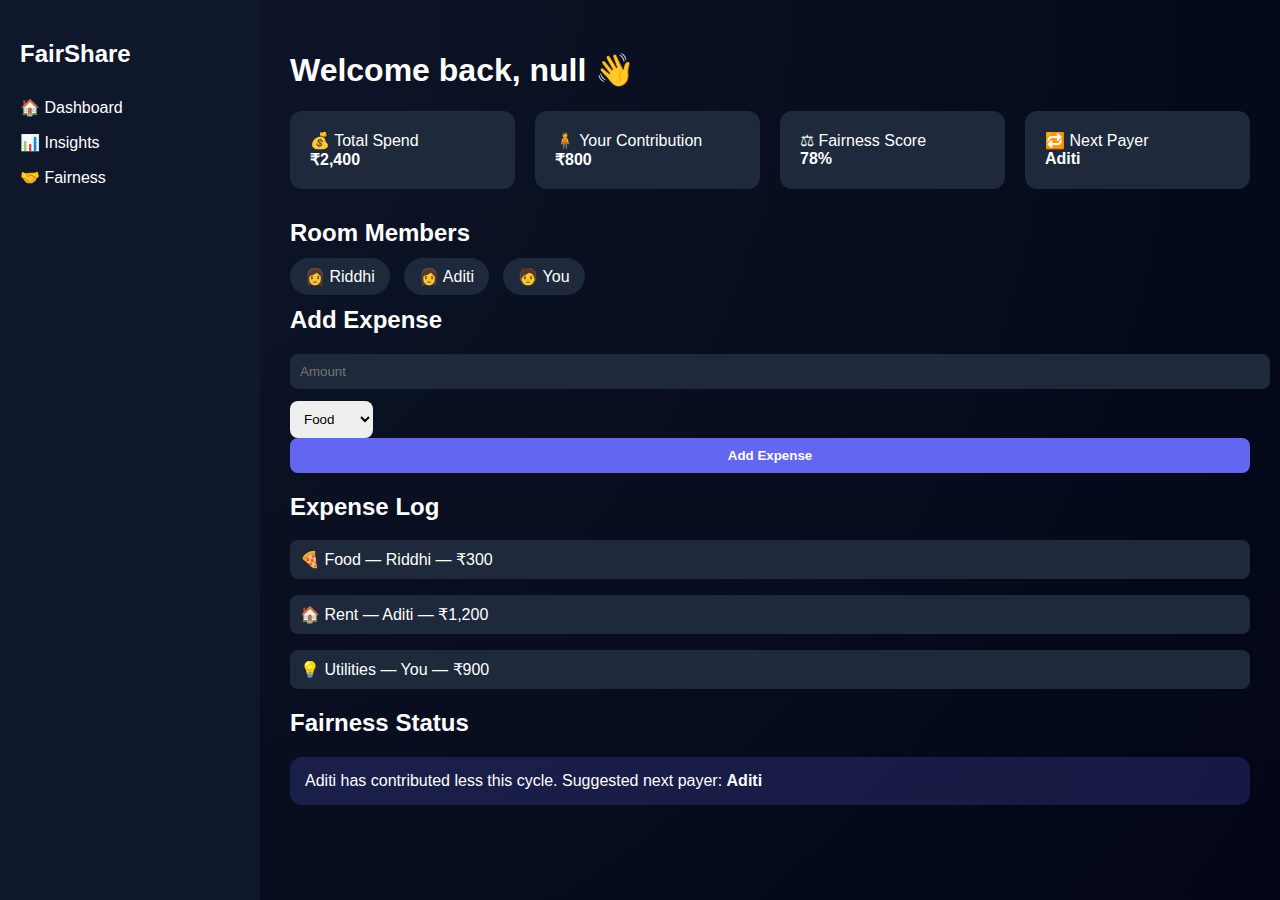
<file: frontend/dashboard.html>
<!DOCTYPE html>
<html>
<head>
    <title>Dashboard - FairShare</title>
    <link rel="stylesheet" href="style.css">
</head>
<body>

<div class="app">

    <!-- SIDEBAR -->
    <div class="sidebar">
        <h2>FairShare</h2>
        <p>🏠 Dashboard</p>
        <p>📊 Insights</p>
        <p>🤝 Fairness</p>
    </div>

    <!-- MAIN CONTENT -->
    <div class="main">

        <h1 id="welcome"></h1>

        <!-- SUMMARY CARDS -->
        <div class="cards">
            <div class="card">💰 Total Spend <br><b>₹2,400</b></div>
            <div class="card">🧍 Your Contribution <br><b>₹800</b></div>
            <div class="card">⚖ Fairness Score <br><b>78%</b></div>
            <div class="card">🔁 Next Payer <br><b>Aditi</b></div>
        </div>

        <!-- MEMBERS -->
        <h2>Room Members</h2>
        <div class="members">
            <span>👩 Riddhi</span>
            <span>👩 Aditi</span>
            <span>🧑 You</span>
        </div>

        <!-- ADD EXPENSE -->
        <h2>Add Expense</h2>
        <div class="expense-box">
            <input type="number" id="amount" placeholder="Amount">
            <select>
                <option>Food</option>
                <option>Rent</option>
                <option>Utilities</option>
                <option>Other</option>
            </select>
            <button>Add Expense</button>
        </div>

        <!-- EXPENSE LOG -->
        <h2>Expense Log</h2>
        <div class="log">
            <p>🍕 Food — Riddhi — ₹300</p>
            <p>🏠 Rent — Aditi — ₹1,200</p>
            <p>💡 Utilities — You — ₹900</p>
        </div>

        <!-- FAIRNESS PANEL -->
        <h2>Fairness Status</h2>
        <div class="fairness">
            Aditi has contributed less this cycle. Suggested next payer: <b>Aditi</b>
        </div>

    </div>
</div>

<script>
window.onload = function() {
    let name = localStorage.getItem("username");
    document.getElementById("welcome").innerText = "Welcome back, " + name + " 👋";
}
</script>

</body>
</html>
</file>
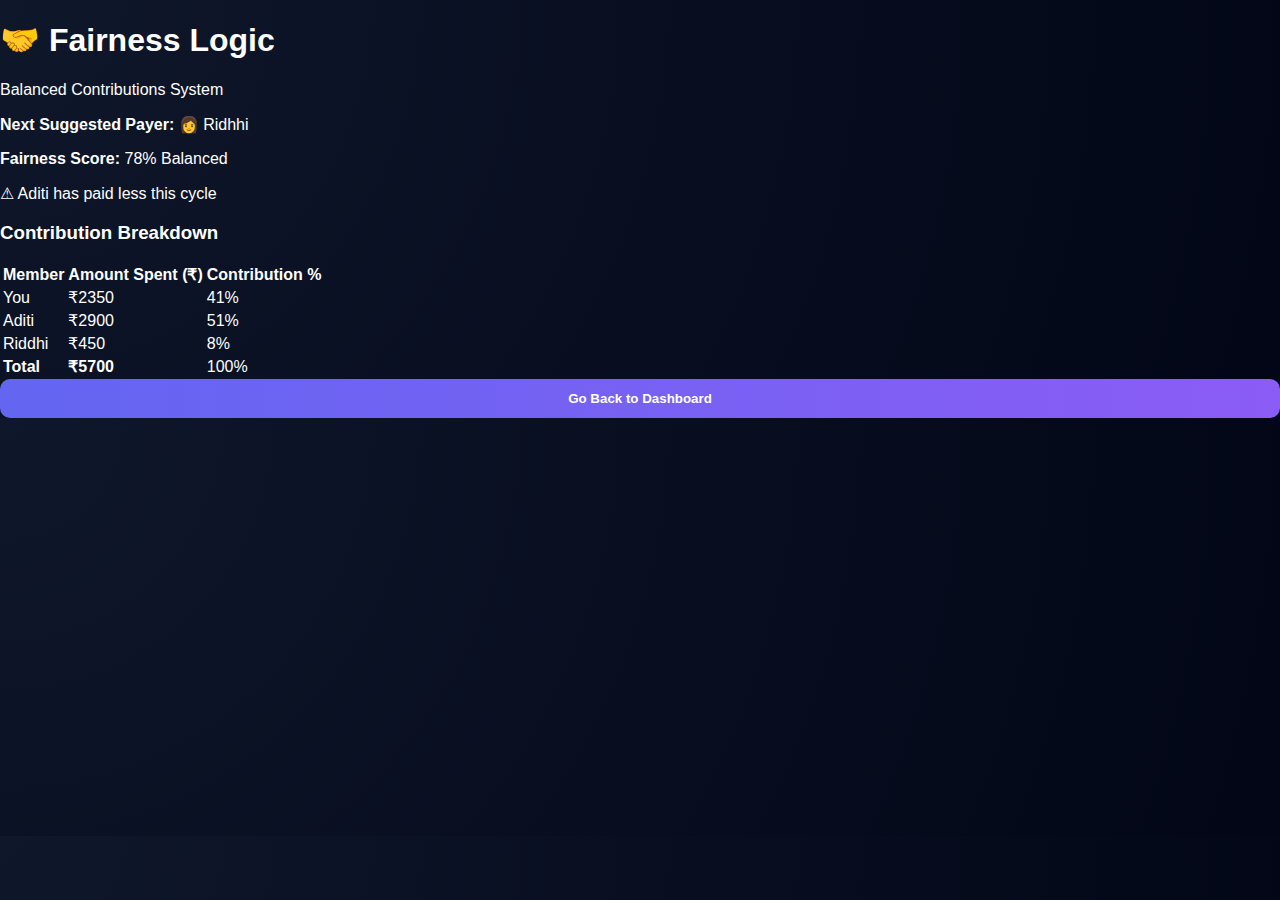
<file: frontend/fairness.html>
<!DOCTYPE html>
<html lang="en">
<head>
  <meta charset="UTF-8" />
  <meta name="viewport" content="width=device-width, initial-scale=1.0"/>
  <title>FairShare Fairness Logic</title>
  <link rel="stylesheet" href="style.css">
</head>

<body>

<div class="fairness-container">

  <div class="fair-card">
    <h1>🤝 Fairness Logic</h1>
    <p class="sub">Balanced Contributions System</p>

    <div class="score-box">
      <p><strong>Next Suggested Payer:</strong> 👩 Ridhhi</p>
      <p><strong>Fairness Score:</strong> 78% Balanced</p>
      <p class="warn">⚠ Aditi has paid less this cycle</p>
    </div>

    <h3>Contribution Breakdown</h3>

    <table class="fair-table">
      <tr>
        <th>Member</th>
        <th>Amount Spent (₹)</th>
        <th>Contribution %</th>
      </tr>
      <tr>
        <td>You</td>
        <td>₹2350</td>
        <td>41%</td>
      </tr>
      <tr>
        <td>Aditi</td>
        <td>₹2900</td>
        <td>51%</td>
      </tr>
      <tr>
        <td>Riddhi</td>
        <td>₹450</td>
        <td>8%</td>
      </tr>
      <tr class="total-row">
        <td><strong>Total</strong></td>
        <td><strong>₹5700</strong></td>
        <td>100%</td>
      </tr>
    </table>

    <button onclick="goBack()">Go Back to Dashboard</button>

  </div>

</div>

<script>
function goBack(){
  window.location.href = "dashboard.html";
}
</script>

</body>
</html>
</file>
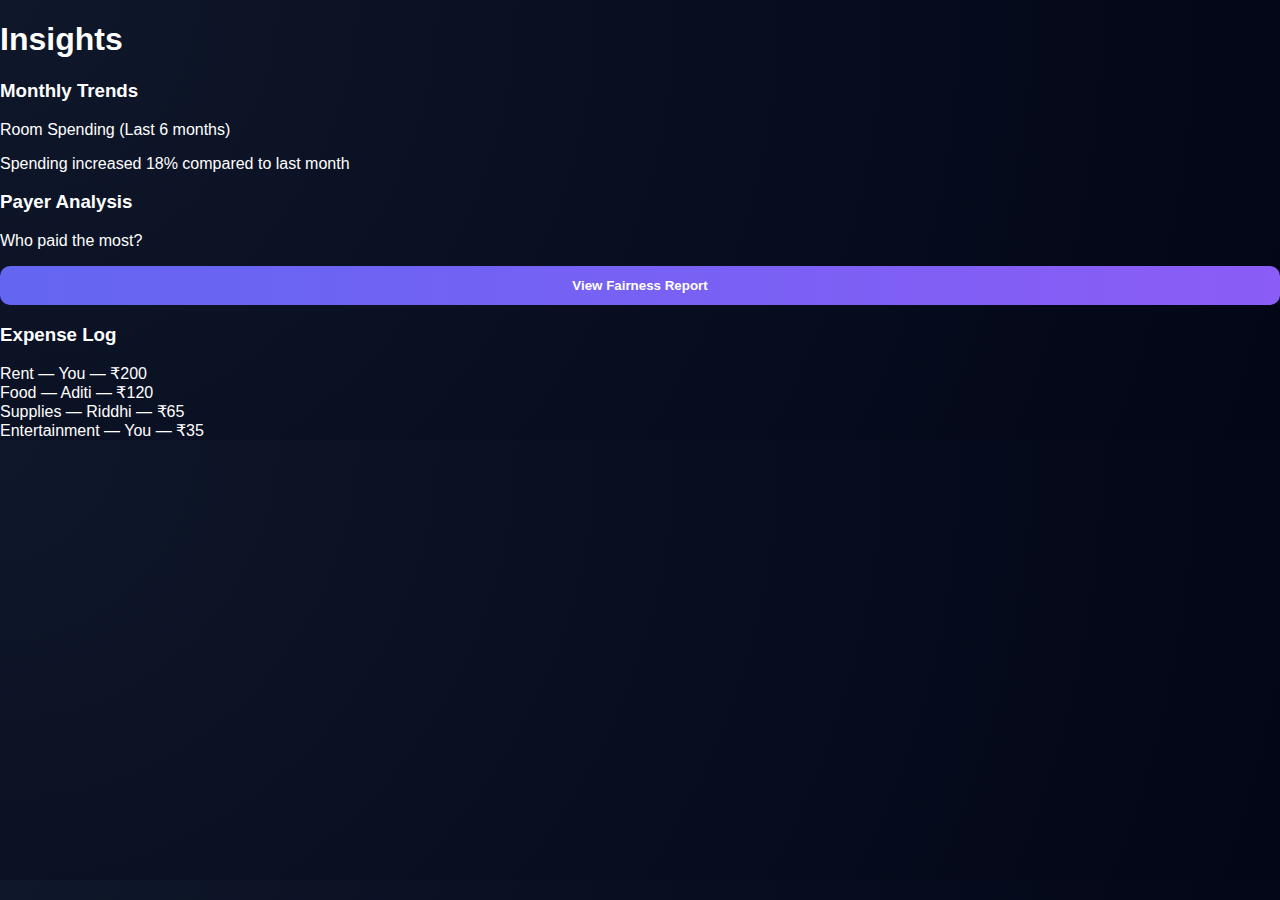
<file: frontend/insights.html>
<!DOCTYPE html>
<html lang="en">
<head>
  <meta charset="UTF-8" />
  <meta name="viewport" content="width=device-width, initial-scale=1.0"/>
  <title>FairShare Insights</title>
  <link rel="stylesheet" href="style.css">
</head>

<body>

<div class="insights-container">

  <h1 class="dash-title">Insights</h1>

  <div class="insight-top">

    <div class="trend-card">
      <h3>Monthly Trends</h3>
      <p>Room Spending (Last 6 months)</p>
      <div class="fake-graph"></div>
      <p class="trend-note">Spending increased 18% compared to last month</p>
    </div>

    <div class="payer-card">
      <h3>Payer Analysis</h3>
      <p>Who paid the most?</p>
      <div class="circle-chart"></div>
      <button onclick="goFairness()">View Fairness Report</button>
    </div>

  </div>

  <div class="expense-log">
    <h3>Expense Log</h3>
    <div class="log-item">Rent — You — ₹200</div>
    <div class="log-item">Food — Aditi — ₹120</div>
    <div class="log-item">Supplies — Riddhi — ₹65</div>
    <div class="log-item">Entertainment — You — ₹35</div>
  </div>

</div>

<script>
function goFairness(){
  window.location.href = "fairness.html";
}
</script>

</body>
</html>
</file>
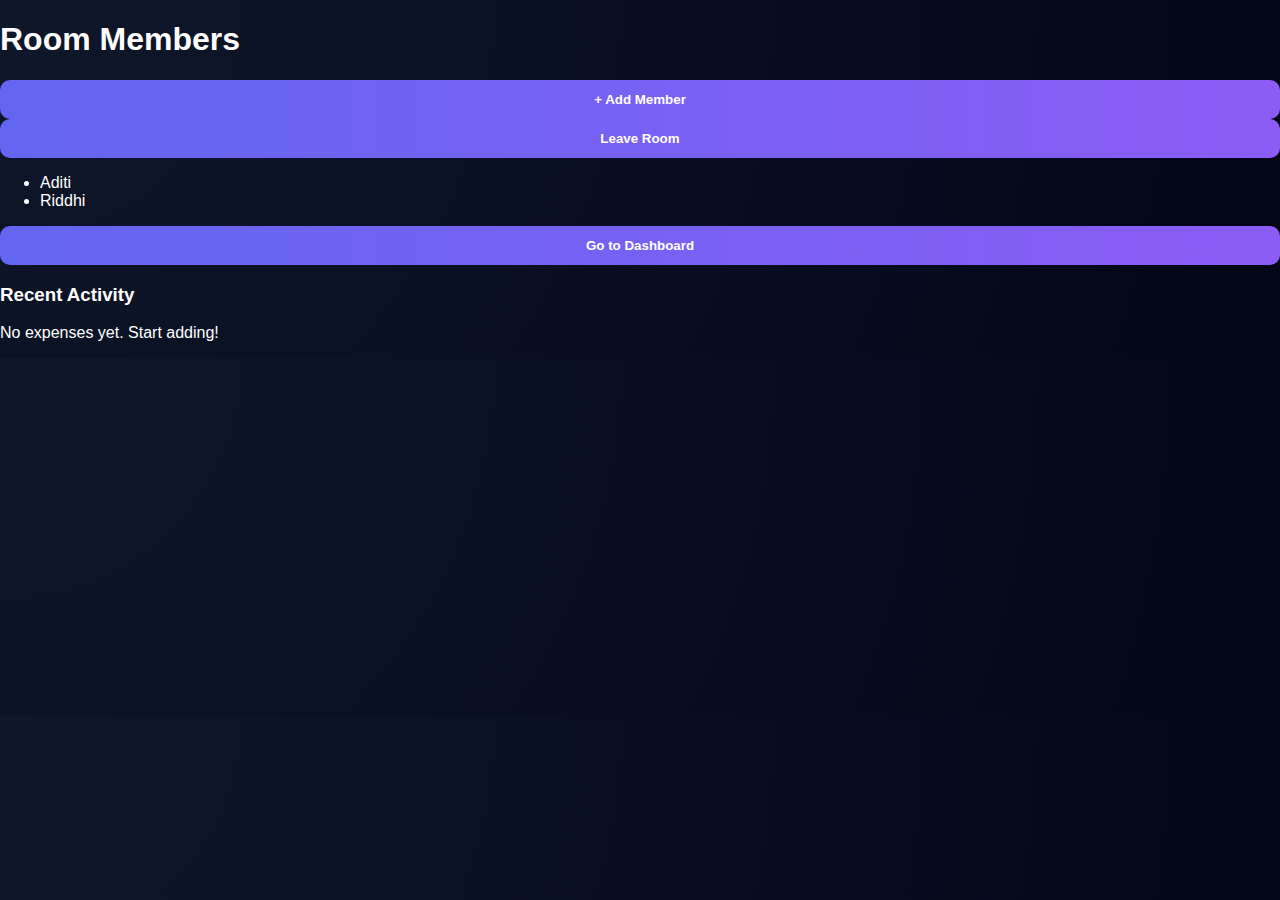
<file: frontend/join.html>
<!DOCTYPE html>
<html lang="en">
<head>
  <meta charset="UTF-8" />
  <meta name="viewport" content="width=device-width, initial-scale=1.0"/>
  <title>FairShare Room</title>
  <link rel="stylesheet" href="style.css">
</head>

<body>

<div class="dashboard-container">

  <div class="room-header">
    <h1>Room Members</h1>
    <div class="room-actions">
      <button onclick="addMember()">+ Add Member</button>
      <button onclick="leaveRoom()" class="danger">Leave Room</button>
    </div>
  </div>

  <div class="members-card">
    <ul id="memberList">
      <li>Aditi</li>
      <li>Riddhi</li>
    </ul>
  </div>

  <div class="actions-card">
    <button class="primary" onclick="goDashboard()">Go to Dashboard</button>
  </div>

  <div class="activity-card">
    <h3>Recent Activity</h3>
    <p>No expenses yet. Start adding!</p>
  </div>

</div>

<script>
  const user = localStorage.getItem("fairshareUser");
  if(user){
    const li = document.createElement("li");
    li.textContent = user + " (You)";
    document.getElementById("memberList").appendChild(li);
  }

  function addMember(){
    const name = prompt("Enter member name:");
    if(name){
      const li = document.createElement("li");
      li.textContent = name;
      document.getElementById("memberList").appendChild(li);
    }
  }

  function leaveRoom(){
    alert("You left the room");
    window.location.href = "index.html";
  }

  function goDashboard(){
    window.location.href = "dashboard.html";
  }
</script>

</body>
</html>
</file>
<file: frontend/style.css>
body {
    margin: 0;
    font-family: 'Inter', sans-serif;
    background: radial-gradient(circle at top left, #0f172a, #020617);
    color: white;
}

/* MAIN WRAPPER */
.wrapper {
    max-width: 1200px;
    margin: auto;
    height: 100vh;
    display: flex;
    justify-content: space-between;
    align-items: center;
    padding: 0 40px;
}

/* LEFT TEXT */
.left {
    max-width: 500px;
}

.left h1 {
    font-size: 52px;
    margin-bottom: 10px;
}
.app {
    display: flex;
    height: 100vh;
}

/* SIDEBAR */
.sidebar {
    width: 220px;
    background: #0f172a;
    padding: 20px;
    color: white;
}

.sidebar h2 {
    margin-bottom: 30px;
}

/* MAIN */
.main {
    flex: 1;
    padding: 30px;
    color: white;
}

/* CARDS */
.cards {
    display: grid;
    grid-template-columns: repeat(4, 1fr);
    gap: 20px;
    margin-bottom: 30px;
}

.card {
    background: #1e293b;
    padding: 20px;
    border-radius: 12px;
}

/* MEMBERS */
.members span {
    background: #1e293b;
    padding: 10px 15px;
    margin-right: 10px;
    border-radius: 20px;
}

/* EXPENSE BOX */
.expense-box input,
.expense-box select {
    padding: 10px;
    margin-right: 10px;
    border-radius: 8px;
    border: none;
}

.expense-box button {
    padding: 10px 15px;
    border-radius: 8px;
    border: none;
    background: #6366f1;
    color: white;
}

/* LOG */
.log p {
    background: #1e293b;
    padding: 10px;
    border-radius: 8px;
    margin-bottom: 5px;
}

/* FAIRNESS */
.fairness {
    background: rgba(99, 102, 241, 0.2);
    padding: 15px;
    border-radius: 12px;
}

.left span {
    background: linear-gradient(90deg, #6366f1, #8b5cf6);
    -webkit-background-clip: text;
    color: transparent;
}

.left p {
    color: #94a3b8;
    font-size: 18px;
}

/* LOGIN CARD */
.login-card {
    width: 380px;
    padding: 35px;
    border-radius: 18px;
    background: rgba(30, 41, 59, 0.55);
    backdrop-filter: blur(16px);
    box-shadow: 0 0 50px rgba(99, 102, 241, 0.3);
}

.login-card h2 {
    margin-bottom: 20px;
    text-align: center;
}

/* INPUTS */
input {
    width: 100%;
    padding: 12px;
    margin-bottom: 12px;
    border-radius: 10px;
    border: none;
    background: #1e293b;
    color: white;
}

/* BUTTONS */
button {
    width: 100%;
    padding: 12px;
    border-radius: 10px;
    border: none;
    background: linear-gradient(90deg, #6366f1, #8b5cf6);
    color: white;
    font-weight: 600;
    cursor: pointer;
}

.google-btn {
    background: white;
    color: black;
}

.divider {
    text-align: center;
    margin: 12px 0;
    color: #94a3b8;
}
</file>
